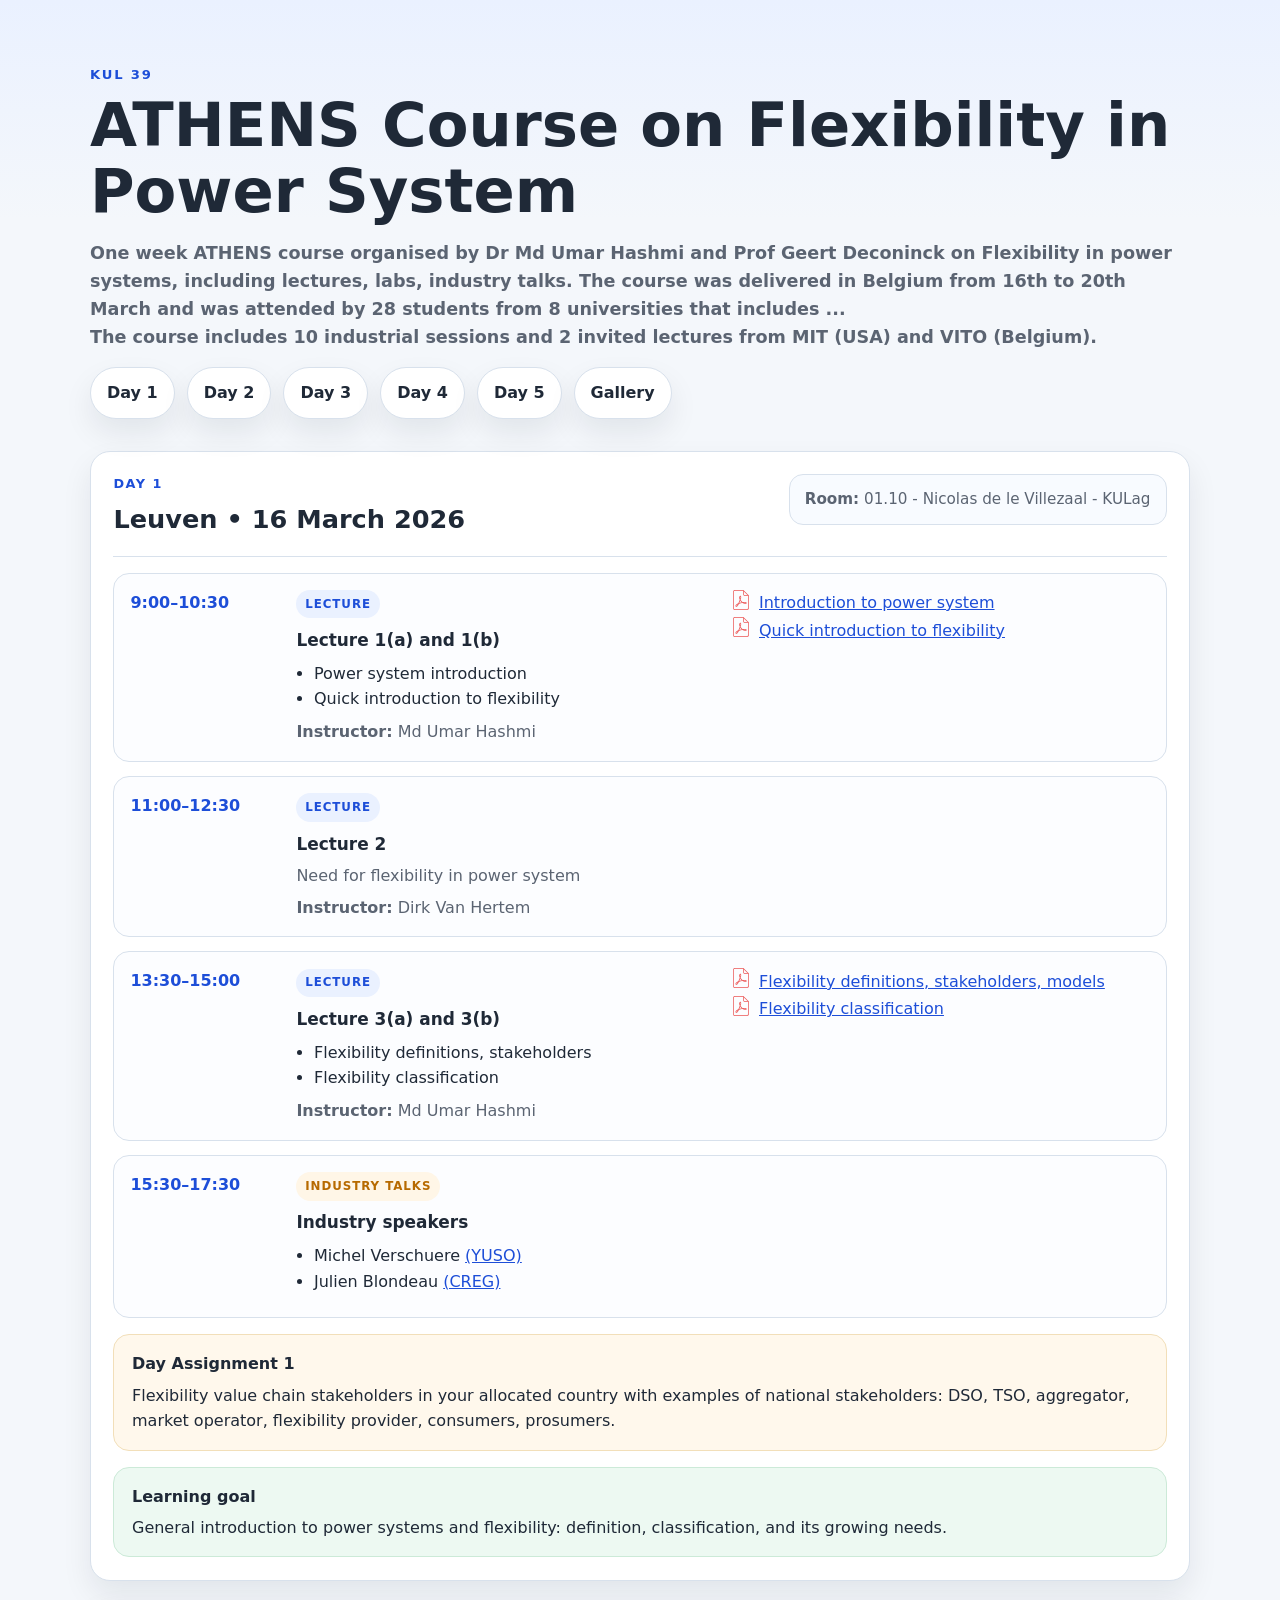
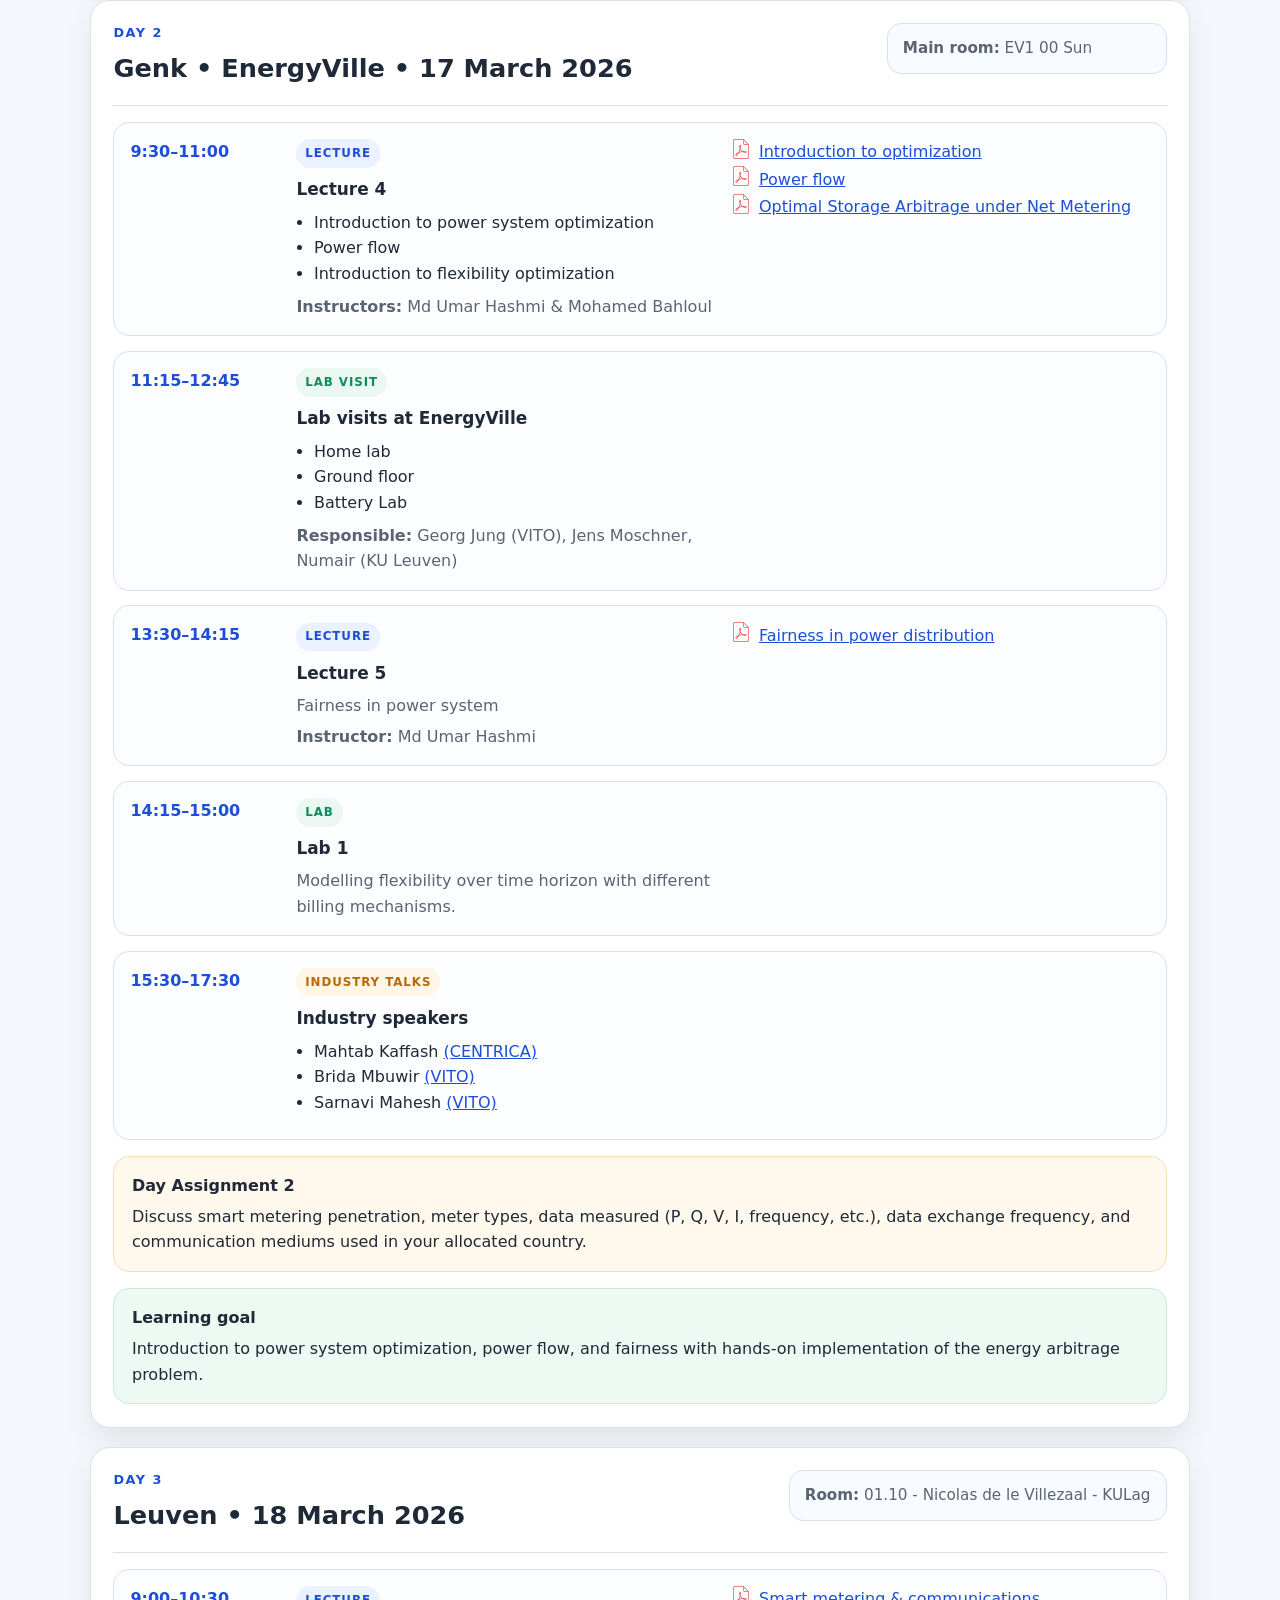
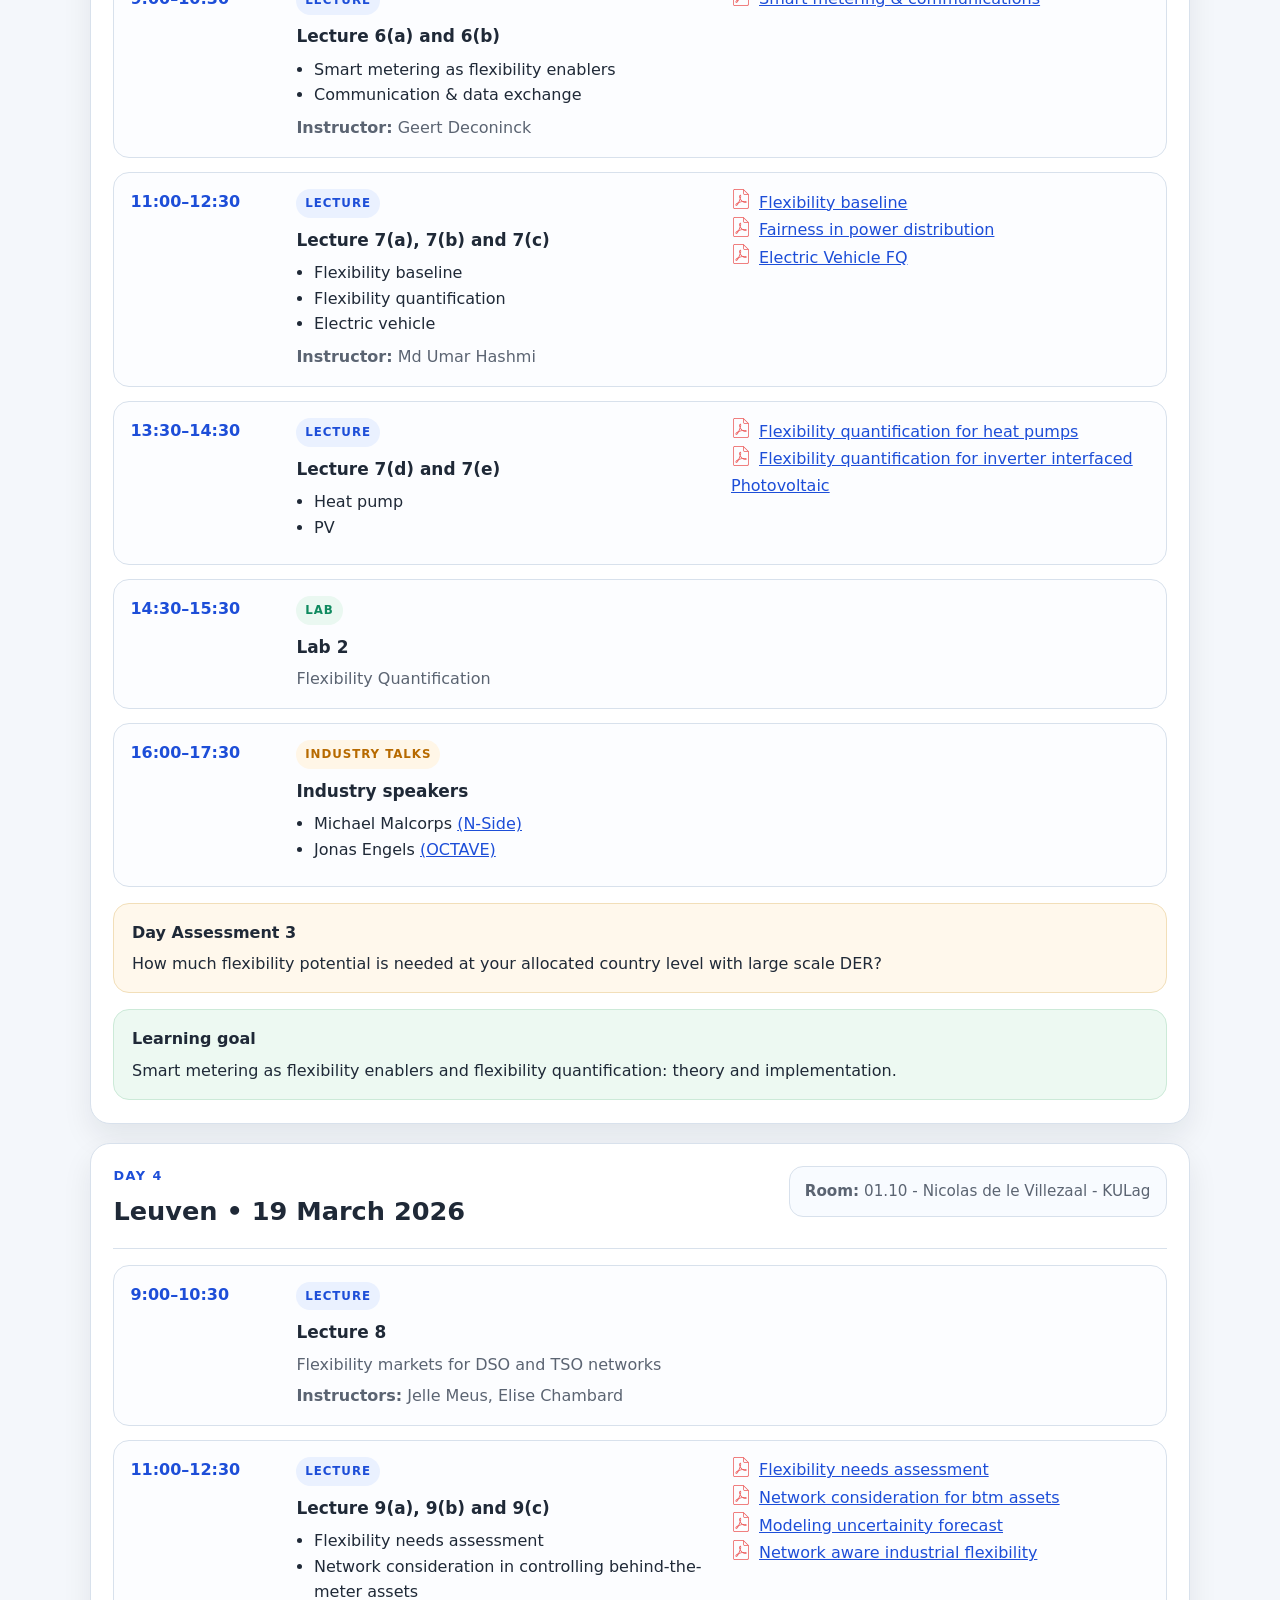
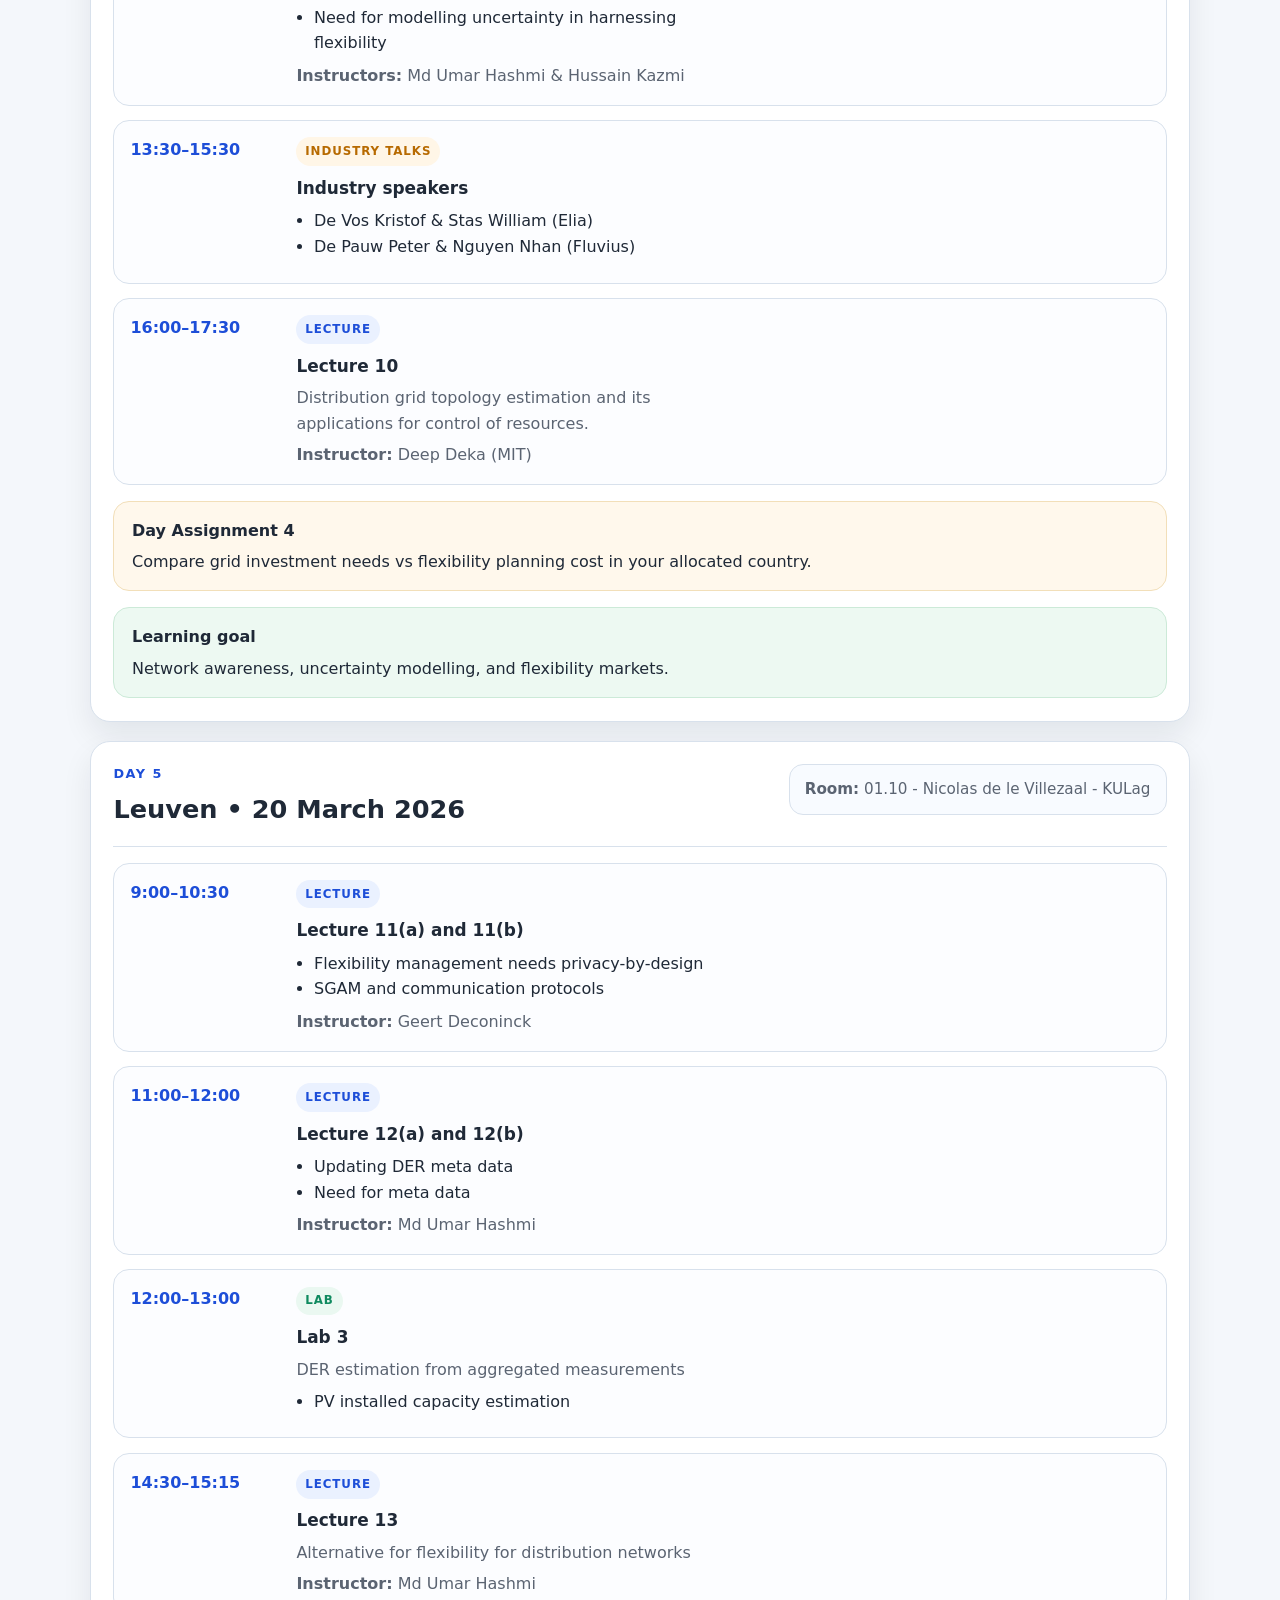
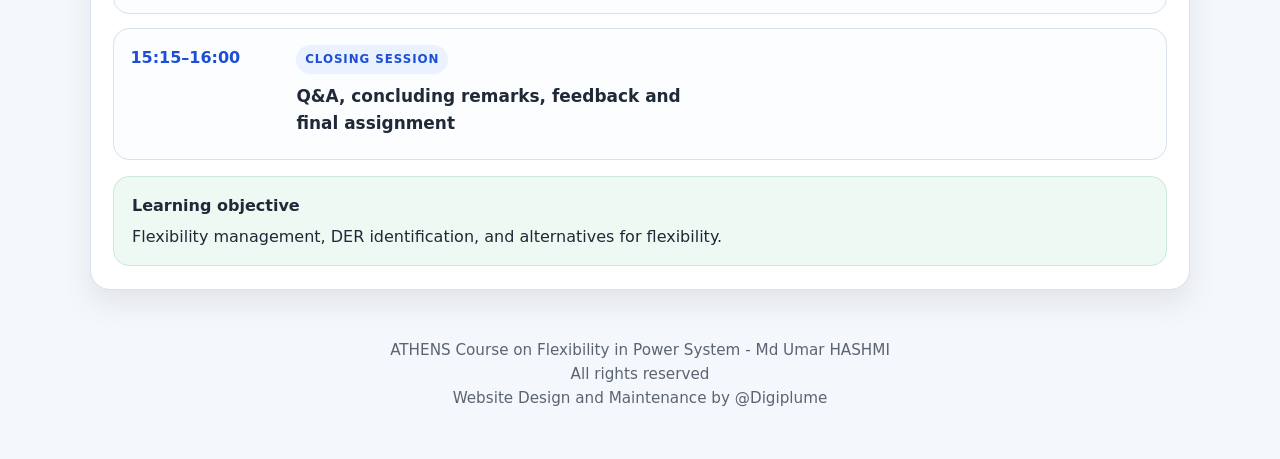
<file: index.html>
<!doctype html>
<html lang="en">
  <head>
    <meta charset="UTF-8" />
    <meta
      name="viewport"
      content="width=device-width, initial-scale=1.0"
    />
    <title>ATHENS Flexibility Course</title>
    <meta
      name="description"
      content="ATHENS Flexibility Course Agenda for 16–20 March 2026 in Leuven and Genk."
    />
    <link rel="stylesheet" href="styles.css" />
  </head>
  <body id="top">
    <header class="hero">
      <div class="container">
        <p class="eyebrow">KUL 39</p>
        <h1>ATHENS Course on Flexibility in Power System </h1>
        <p class="subtitle">
          One week ATHENS course organised by Dr Md Umar Hashmi and Prof Geert Deconinck on Flexibility in power systems, including lectures, labs, industry talks. The course was delivered in Belgium from 16th to 20th March and was attended by 28 students from 8 universities that includes ...<br>
          The course includes 10 industrial sessions and 2 invited lectures from MIT (USA) and VITO (Belgium).
        </p>
<!-- 
        <div class="hero-badges">
          <span>16–20 March 2026</span>
          <span>Leuven &amp; Genk</span>
          <span></span>
        </div> -->

        <nav class="quick-nav" aria-label="Day navigation">
          <a href="#day-1">Day 1</a>
          <a href="#day-2">Day 2</a>
          <a href="#day-3">Day 3</a>
          <a href="#day-4">Day 4</a>
          <a href="#day-5">Day 5</a>
          <a href="gallery.html">Gallery</a>
        </nav>
      </div>
    </header>

    <main class="container">

    <!-- DAY 1 -->

      <section class="section-card" id="day-1">
        <div class="day-header">
          <div>
            <p class="day-label">Day 1</p>
            <h2>Leuven • 16 March 2026</h2>
          </div>
          <div class="day-meta">
            <p class="info-pill">
              <strong>Room:</strong> 01.10 - Nicolas de le Villezaal - KULag
            </p>
          </div>
        </div>

        <div class="timeline">
          <article class="session lecture">
            <div class="time">9:00–10:30</div>
            <div>
              <span class="tag">Lecture</span>
              <h3>Lecture 1(a) and 1(b)</h3>
              <ul>
                <li>Power system introduction</li>
                <li>Quick introduction to flexibility</li>
              </ul>
              <p><strong>Instructor:</strong> Md Umar Hashmi</p>
            </div>
            <div>
                <a href="pdf-viewer.html?file=assets/docs/lecture-1a-introduction-to-power-system.pdf" target="_blank" rel="noopener" class="pdf-link">Introduction to power system</a>
                <br>
                <a href="pdf-viewer.html?file=assets/docs/lecture-1b-intro-to-flexibility.pdf" target="_blank" rel="noopener" class="pdf-link">Quick introduction to flexibility</a>
            </div>
          </article>

          <!-- <div class="break">Coffee break</div> -->

          <article class="session lecture">
            <div class="time">11:00–12:30</div>
            <div>
              <span class="tag">Lecture</span>
              <h3>Lecture 2</h3>
              <p>Need for flexibility in power system</p>
              <p><strong>Instructor:</strong> Dirk Van Hertem</p>
            </div>
          </article>

          <!-- <div class="break">Lunch break</div> -->

          <article class="session lecture">
            <div class="time">13:30–15:00</div>
            <div>
              <span class="tag">Lecture</span>
              <h3>Lecture 3(a) and 3(b)</h3>
              <ul>
                <li>Flexibility definitions, stakeholders</li>
                <li>Flexibility classification</li>
              </ul>
              <p><strong>Instructor:</strong> Md Umar Hashmi</p>
            </div>
            <div>
                <a href="pdf-viewer.html?file=assets/docs/lecture-3a-definition-stakeholders.pdf" target="_blank" rel="noopener" class="pdf-link">Flexibility definitions, stakeholders, models</a>
                <br>
                <a href="pdf-viewer.html?file=assets/docs/lecture-3b-flex-classification.pdf" target="_blank" rel="noopener" class="pdf-link">Flexibility classification</a>
            </div>
          </article>

          <!-- <div class="break">Coffee break</div> -->

          <article class="session talks">
            <div class="time">15:30–17:30</div>
            <div>
              <span class="tag">Industry Talks</span>
              <h3>Industry speakers</h3>
              <ul>
                <li>Michel Verschuere <a href="https://yuso.com/en" target="_blank">(YUSO)</a></li>
                <li>Julien Blondeau <a href="https://www.creg.be/en" target="_blank">(CREG)</a></li>
              </ul>
            </div>
          </article>
        </div>

        <div class="note assignment">
          <h3>Day Assignment 1</h3>
          <p>
            Flexibility value chain stakeholders in your allocated country with
            examples of national stakeholders: DSO, TSO, aggregator, market
            operator, flexibility provider, consumers, prosumers.
          </p>
        </div>

        <div class="note goal">
          <h3>Learning goal</h3>
          <p>
            General introduction to power systems and flexibility: definition,
            classification, and its growing needs.
          </p>
        </div>
      </section>

    <!-- DAY 2 -->

      <section class="section-card" id="day-2">
        <div class="day-header">
          <div>
            <p class="day-label">Day 2</p>
            <h2>Genk • EnergyVille • 17 March 2026</h2>
          </div>
          <div class="day-meta">
            <p class="info-pill"><strong>Main room:</strong> EV1 00 Sun</p>
            <!-- <p class="info-pill">
              <strong>Starting point:</strong>
              <a
                href="https://www.leuven.be/parkings/en/cars/parking-bodart"
              >
                Parking Bodart
              </a>
            </p> -->
          </div>
        </div>

        <div class="timeline">
          <article class="session lecture">
            <div class="time">9:30–11:00</div>
            <div>
              <span class="tag">Lecture</span>
              <h3>Lecture 4</h3>
              <ul>
                <li>Introduction to power system optimization</li>
                <li>Power flow</li>
                <li>Introduction to flexibility optimization</li>
              </ul>
              <p><strong>Instructors:</strong> Md Umar Hashmi &amp; Mohamed Bahloul</p>
            </div>
            <div>
                <a href="pdf-viewer.html?file=assets/docs/lecture-4a-optimization-basics.pdf" target="_blank" rel="noopener" class="pdf-link">Introduction to optimization</a>
                <br>
                <a href="pdf-viewer.html?file=assets/docs/lecture-4b-power-flow.pdf" target="_blank" rel="noopener" class="pdf-link">Power flow</a>
                <br>
                <a href="pdf-viewer.html?file=assets/docs/lecture-4c-optimal-storage-arbitrage.pdf" target="_blank" rel="noopener" class="pdf-link">Optimal Storage Arbitrage under Net Metering</a>                
            </div>
          </article>

          <!-- <div class="break">Coffee break</div> -->

          <article class="session lab">
            <div class="time">11:15–12:45</div>
            <div>
              <span class="tag">Lab Visit</span>
              <h3>Lab visits at EnergyVille</h3>
              <ul>
                <li>Home lab</li>
                <li>Ground floor</li>
                <li>Battery Lab</li>
              </ul>
              <p>
                <strong>Responsible:</strong> Georg Jung (VITO), Jens
                Moschner, Numair (KU Leuven)
              </p>
            </div>
          </article>

          <!-- <div class="break">Lunch break</div> -->

          <article class="session lecture">
            <div class="time">13:30–14:15</div>
            <div>
              <span class="tag">Lecture</span>
              <h3>Lecture 5</h3>
              <p>Fairness in power system</p>
              <p><strong>Instructor:</strong> Md Umar Hashmi</p>
            </div>
            <div>
                <a href="pdf-viewer.html?file=assets/docs/lecture-5-fairness.pdf" target="_blank" rel="noopener" class="pdf-link">Fairness in power distribution</a>
            </div>
          </article>

          <article class="session lab">
            <div class="time">14:15–15:00</div>
            <div>
              <span class="tag">Lab</span>
              <h3>Lab 1</h3>
              <p>
                Modelling flexibility over time horizon with different billing
                mechanisms.
              </p>
            </div>
          </article>

          <!-- <div class="break">Coffee break</div> -->

          <article class="session talks">
            <div class="time">15:30–17:30</div>
            <div>
              <span class="tag">Industry Talks</span>
              <h3>Industry speakers</h3>
              <ul>
                <li>Mahtab Kaffash <a href="https://www.centrica.com/" target="_blank">(CENTRICA)</a></li>
                <li>Brida Mbuwir <a href="https://vito.be/en" target="_blank">(VITO)</a></li>
                <li>Sarnavi Mahesh <a href="https://vito.be/en" target="_blank">(VITO)</a></li>
              </ul>
            </div>
          </article>
        </div>

        <div class="note assignment">
          <h3>Day Assignment 2</h3>
          <p>
            Discuss smart metering penetration, meter types, data measured
            (P, Q, V, I, frequency, etc.), data exchange frequency, and
            communication mediums used in your allocated country.
          </p>
        </div>

        <div class="note goal">
          <h3>Learning goal</h3>
          <p>
            Introduction to power system optimization, power flow, and fairness
            with hands-on implementation of the energy arbitrage problem.
          </p>
        </div>
      </section>

    <!-- DAY 3 -->

      <section class="section-card" id="day-3">
        <div class="day-header">
          <div>
            <p class="day-label">Day 3</p>
            <h2>Leuven • 18 March 2026</h2>
          </div>
          <div class="day-meta">
            <p class="info-pill">
              <strong>Room:</strong> 01.10 - Nicolas de le Villezaal - KULag
            </p>
          </div>
        </div>

        <div class="timeline">
          <article class="session lecture">
            <div class="time">9:00–10:30</div>
            <div>
              <span class="tag">Lecture</span>
              <h3>Lecture 6(a) and 6(b)</h3>
              <ul>
                <li>Smart metering as flexibility enablers</li>
                <li>Communication &amp; data exchange</li>
              </ul>
              <p><strong>Instructor:</strong> Geert Deconinck</p>
            </div>
            <div>
                <a href="pdf-viewer.html?file=assets/docs/lecture-6-smartmeters-comms-data.pdf" target="_blank" rel="noopener" class="pdf-link">Smart metering & communications</a>
            </div>            
          </article>

          <!-- <div class="break">Coffee break</div> -->

          <article class="session lecture">
            <div class="time">11:00–12:30</div>
            <div>
              <span class="tag">Lecture</span>
              <h3>Lecture 7(a), 7(b) and 7(c)</h3>
              <ul>
                <li>Flexibility baseline</li>
                <li>Flexibility quantification</li>
                <li>Electric vehicle</li>
              </ul>
              <p><strong>Instructor:</strong> Md Umar Hashmi</p>
            </div>
            <div>
                <a href="pdf-viewer.html?file=assets/docs/lecture-7a-flexibility-baseline.pdf" target="_blank" rel="noopener" class="pdf-link">Flexibility baseline</a><br>
                <a href="pdf-viewer.html?file=assets/docs/lecture-7b-flexibility-quantification.pdf" target="_blank" rel="noopener" class="pdf-link">Fairness in power distribution</a><br>
                <a href="pdf-viewer.html?file=assets/docs/lecture-7c-electric-vehicle-fq.pdf" target="_blank" rel="noopener" class="pdf-link">Electric Vehicle FQ</a>
            </div>            
          </article>

          <!-- <div class="break">Lunch break</div> -->

          <article class="session lecture">
            <div class="time">13:30–14:30</div>
            <div>
              <span class="tag">Lecture</span>
              <h3>Lecture 7(d) and 7(e)</h3>
              <ul>
                <li>Heat pump</li>
                <li>PV</li>
              </ul>
            </div>
            <div>
                <a href="pdf-viewer.html?file=assets/docs/lecture-7d-flexibility-quantification-heat-pumps.pdf" target="_blank" rel="noopener" class="pdf-link">Flexibility quantification for heat pumps</a><br>
                <a href="pdf-viewer.html?file=assets/docs/lecture-7e-flexibility-quantification-inverter-interfaced-photovoltaic.pdf" target="_blank" rel="noopener" class="pdf-link">Flexibility quantification for inverter interfaced Photovoltaic</a>                
            </div>
          </article>

          <article class="session lab">
            <div class="time">14:30–15:30</div>
            <div>
              <span class="tag">Lab</span>
              <h3>Lab 2</h3>
              <p>Flexibility Quantification</p>
            </div>
          </article>

          <!-- <div class="break">Coffee break</div> -->

          <article class="session talks">
            <div class="time">16:00–17:30</div>
            <div>
              <span class="tag">Industry Talks</span>
              <h3>Industry speakers</h3>
              <ul>
                <li>Michael Malcorps <a href="https://www.n-side.com/en/" target="_parent">(N-Side)</a></li>
                <li>Jonas Engels <a href="https://www.octave.energy/en/" target="_parent">(OCTAVE)</a></li>
              </ul>
            </div>
          </article>
        </div>

        <div class="note assignment">
          <h3>Day Assessment 3</h3>
          <p>
            How much flexibility potential is needed at your allocated country
            level with large scale DER?
          </p>
        </div>

        <div class="note goal">
          <h3>Learning goal</h3>
          <p>
            Smart metering as flexibility enablers and flexibility
            quantification: theory and implementation.
          </p>
        </div>
      </section>

    <!-- DAY 4 -->

      <section class="section-card" id="day-4">
        <div class="day-header">
          <div>
            <p class="day-label">Day 4</p>
            <h2>Leuven • 19 March 2026</h2>
          </div>
          <div class="day-meta">
            <p class="info-pill">
              <strong>Room:</strong> 01.10 - Nicolas de le Villezaal - KULag
            </p>
          </div>
        </div>

        <div class="timeline">
          <article class="session lecture">
            <div class="time">9:00–10:30</div>
            <div>
              <span class="tag">Lecture</span>
              <h3>Lecture 8</h3>
              <p>Flexibility markets for DSO and TSO networks</p>
              <p><strong>Instructors:</strong> Jelle Meus, Elise Chambard</p>
            </div>
          </article>

          <!-- <div class="break">Coffee break</div> -->

          <article class="session lecture">
            <div class="time">11:00–12:30</div>
            <div>
              <span class="tag">Lecture</span>
              <h3>Lecture 9(a), 9(b) and 9(c)</h3>
              <ul>
                <li>Flexibility needs assessment</li>
                <li>
                  Network consideration in controlling behind-the-meter assets
                </li>
                <li>
                  Need for modelling uncertainty in harnessing flexibility
                </li>
              </ul>
              <p><strong>Instructors:</strong> Md Umar Hashmi &amp; Hussain Kazmi</p>
            </div>
            <div>
                <a href="pdf-viewer.html?file=assets/docs/lecture-9a-flex-needs-assessment.pdf" target="_blank" rel="noopener" class="pdf-link">Flexibility needs assessment</a><br>
                <a href="pdf-viewer.html?file=assets/docs/lecture-9b-network-consideration-btm.pdf" target="_blank" rel="noopener" class="pdf-link">Network consideration for btm assets</a><br>
                <a href="pdf-viewer.html?file=assets/docs/v.pdf" target="_blank" rel="noopener" class="pdf-link">Modeling uncertainity forecast</a><br>
                <a href="pdf-viewer.html?file=assets/docs/lecture-9c-network-aware-industrial-flexibility.pdf" target="_blank" rel="noopener" class="pdf-link">Network aware industrial flexibility</a><br>
            </div>
          </article>

          <!-- <div class="break">Lunch break</div> -->

          <article class="session talks">
            <div class="time">13:30–15:30</div>
            <div>
              <span class="tag">Industry Talks</span>
              <h3>Industry speakers</h3>
              <ul>
                <li>De Vos Kristof &amp; Stas William (Elia)</li>
                <li>De Pauw Peter &amp; Nguyen Nhan (Fluvius)</li>
              </ul>
            </div>
          </article>

          <!-- <div class="break">Coffee break</div> -->

          <article class="session lecture">
            <div class="time">16:00–17:30</div>
            <div>
              <span class="tag">Lecture</span>
              <h3>Lecture 10</h3>
              <p>
                Distribution grid topology estimation and its applications for
                control of resources.
              </p>
              <p><strong>Instructor:</strong> Deep Deka (MIT)</p>
            </div>
          </article>
        </div>

        <div class="note assignment">
          <h3>Day Assignment 4</h3>
          <p>
            Compare grid investment needs vs flexibility planning cost in your
            allocated country.
          </p>
        </div>

        <div class="note goal">
          <h3>Learning goal</h3>
          <p>
            Network awareness, uncertainty modelling, and flexibility markets.
          </p>
        </div>
      </section>

    <!-- DAY 5 -->

      <section class="section-card" id="day-5">
        <div class="day-header">
          <div>
            <p class="day-label">Day 5</p>
            <h2>Leuven • 20 March 2026</h2>
          </div>
          <div class="day-meta">
            <p class="info-pill">
              <strong>Room:</strong> 01.10 - Nicolas de le Villezaal - KULag
            </p>
          </div>
        </div>

        <div class="timeline">
          <article class="session lecture">
            <div class="time">9:00–10:30</div>
            <div>
              <span class="tag">Lecture</span>
              <h3>Lecture 11(a) and 11(b)</h3>
              <ul>
                <li>Flexibility management needs privacy-by-design</li>
                <li>SGAM and communication protocols</li>
              </ul>
              <p><strong>Instructor:</strong> Geert Deconinck</p>
            </div>
          </article>

          <!-- <div class="break">Coffee break</div> -->

          <article class="session lecture">
            <div class="time">11:00–12:00</div>
            <div>
              <span class="tag">Lecture</span>
              <h3>Lecture 12(a) and 12(b)</h3>
              <ul>
                <li>Updating DER meta data</li>
                <li>Need for meta data</li>
              </ul>
              <p><strong>Instructor:</strong> Md Umar Hashmi</p>
            </div>
          </article>

          <article class="session lab">
            <div class="time">12:00–13:00</div>
            <div>
              <span class="tag">Lab</span>
              <h3>Lab 3</h3>
              <p>DER estimation from aggregated measurements</p>
              <ul>
                <li>PV installed capacity estimation</li>
              </ul>
            </div>
          </article>

          <!-- <div class="break">Lunch break</div> -->

          <article class="session lecture">
            <div class="time">14:30–15:15</div>
            <div>
              <span class="tag">Lecture</span>
              <h3>Lecture 13</h3>
              <p>Alternative for flexibility for distribution networks</p>
              <p><strong>Instructor:</strong> Md Umar Hashmi</p>
            </div>
          </article>

          <article class="session lecture">
            <div class="time">15:15–16:00</div>
            <div>
              <span class="tag">Closing Session</span>
              <h3>Q&amp;A, concluding remarks, feedback and final assignment</h3>
            </div>
          </article>
        </div>

        <div class="note goal">
          <h3>Learning objective</h3>
          <p>
            Flexibility management, DER identification, and alternatives for
            flexibility.
          </p>
        </div>
      </section>
    </main>

    <footer>
      <div class="container">
        ATHENS Course on Flexibility in Power System - Md Umar HASHMI<br>
        All rights reserved<br>
        Website Design and Maintenance by @Digiplume
      </div>
    </footer>

    <button id="back-to-top" class="back-to-top" type="button" aria-label="Go to top">
        ↑
    </button>

    <script>
        const backToTopButton = document.getElementById("back-to-top");

        window.addEventListener("scroll", () => {
            if (window.scrollY > 300) {
                backToTopButton.classList.add("is-visible");
                } else {
                backToTopButton.classList.remove("is-visible");
            }
        });

        backToTopButton.addEventListener("click", () => {
            window.scrollTo({
            top: 0,
            behavior: "smooth",
            });
        });
    </script>

  </body>
</html>
</file>
<file: styles.css>
:root {
  --bg: #f4f7fb;
  --surface: #ffffff;
  --surface-soft: #f8fbff;
  --text: #1f2937;
  --muted: #5b6472;
  --border: #d8e1ec;
  --primary: #1d4ed8;
  --primary-soft: #eaf1ff;
  --green: #0f8a5f;
  --green-soft: #eaf8f1;
  --amber: #b76a00;
  --amber-soft: #fff6e7;
  --shadow: 0 14px 30px rgba(15, 23, 42, 0.08);
  --radius: 20px;
}

* {
  box-sizing: border-box;
}

html {
  scroll-behavior: smooth;
}

body {
  margin: 0;
  font-family:
    Inter, ui-sans-serif, system-ui, -apple-system, BlinkMacSystemFont,
    "Segoe UI", sans-serif;
  color: var(--text);
  line-height: 1.6;
  background:
    linear-gradient(180deg, #eaf1ff 0, #f4f7fb 220px),
    var(--bg);
}

a {
  color: var(--primary);
}

.container {
  width: min(1100px, calc(100% - 2rem));
  margin: 0 auto;
}

.hero {
  padding: 4rem 0 2rem;
}

.eyebrow {
  margin: 0 0 0.5rem;
  font-size: 0.82rem;
  font-weight: 800;
  letter-spacing: 0.14em;
  text-transform: uppercase;
  color: var(--primary);
}

h1 {
  margin: 0;
  font-size: clamp(2.1rem, 5vw, 3.8rem);
  line-height: 1.08;
}

.subtitle {
  margin: 0.9rem 0 0;
  /* max-width: 760px; */
  color: var(--muted);
  font-size: 1.1rem;
  font-weight: 800;
}

.hero-badges {
  display: flex;
  flex-wrap: wrap;
  gap: 0.75rem;
  margin: 1.5rem 0;
}

.hero-badges span,
.quick-nav a {
  display: inline-flex;
  align-items: center;
  gap: 0.45rem;
  padding: 0.75rem 1rem;
  border-radius: 999px;
  border: 1px solid var(--border);
  background: var(--surface);
  text-decoration: none;
  color: var(--text);
  box-shadow: var(--shadow);
  font-weight: 600;
}

.quick-nav {
  display: flex;
  flex-wrap: wrap;
  gap: 0.75rem;
  margin-top: 1rem;
}

.quick-nav a:hover {
  border-color: #b8c9e3;
  transform: translateY(-1px);
}

.section-card {
  background: var(--surface);
  border: 1px solid var(--border);
  border-radius: var(--radius);
  box-shadow: var(--shadow);
  padding: 1.4rem;
  margin-bottom: 1.2rem;
}

.day-header {
  display: flex;
  justify-content: space-between;
  gap: 1rem;
  align-items: flex-start;
  padding-bottom: 1rem;
  border-bottom: 1px solid var(--border);
  margin-bottom: 1rem;
}

.day-label {
  margin: 0 0 0.25rem;
  font-size: 0.8rem;
  font-weight: 800;
  letter-spacing: 0.12em;
  text-transform: uppercase;
  color: var(--primary);
}

.day-header h2 {
  margin: 0;
  font-size: 1.6rem;
}

.day-meta {
  display: grid;
  gap: 0.55rem;
  min-width: 280px;
}

.info-pill {
  margin: 0;
  padding: 0.75rem 0.95rem;
  border: 1px solid var(--border);
  border-radius: 14px;
  background: var(--surface-soft);
  color: var(--muted);
  font-size: 0.95rem;
}

.timeline {
  display: grid;
  gap: 0.9rem;
}

.session {
  display: grid;
  grid-template-columns: 150px 1fr 1fr;
  gap: 1rem;
  padding: 1rem;
  border: 1px solid var(--border);
  border-radius: 16px;
  background: #fcfdff;
}

.time {
  font-weight: 800;
  color: var(--primary);
  white-space: nowrap;
}

.tag {
  display: inline-block;
  font-size: 0.74rem;
  font-weight: 800;
  letter-spacing: 0.08em;
  text-transform: uppercase;
  padding: 0.3rem 0.55rem;
  border-radius: 999px;
  margin-bottom: 0.55rem;
}

/* a[href$=".pdf"]::after {
  content: url(assets/img/pdf.svg);
  vertical-align: middle;
} */

 .pdf-link::before {
    content: url('assets/img/pdf-min.svg');
    margin-right: 8px;
    vertical-align: middle;
}

.lecture .tag {
  background: var(--primary-soft);
  color: var(--primary);
}

.lab .tag {
  background: var(--green-soft);
  color: var(--green);
}

.talks .tag {
  background: var(--amber-soft);
  color: var(--amber);
}

.session h3 {
  margin: 0 0 0.35rem;
  font-size: 1.06rem;
}

.session p {
  margin: 0.35rem 0 0;
  color: var(--muted);
}

.session ul {
  margin: 0.4rem 0 0.45rem 1.1rem;
  padding: 0;
}

.break {
  padding: 0.85rem 1rem;
  text-align: center;
  font-weight: 700;
  color: var(--muted);
  border: 1px dashed var(--border);
  border-radius: 14px;
  background: #f8fafc;
}

.note {
  margin-top: 1rem;
  padding: 1rem 1.1rem;
  border-radius: 16px;
  border: 1px solid var(--border);
}

.note h3 {
  margin: 0 0 0.35rem;
  font-size: 1rem;
}

.note p {
  margin: 0;
}

.assignment {
  background: #fff8ec;
  border-color: #f2dfb9;
}

.goal {
  background: #edf9f2;
  border-color: #ccead8;
}

footer {
  padding: 1.8rem 0 3rem;
  text-align: center;
  color: var(--muted);
  font-size: 0.95rem;
}

.back-to-top {
  position: fixed;
  right: 1.25rem;
  bottom: 1.25rem;
  z-index: 1000;
  width: 48px;
  height: 48px;
  border: none;
  border-radius: 999px;
  background: #1d4ed8;
  color: #ffffff;
  font-size: 1.25rem;
  font-weight: 700;
  cursor: pointer;
  box-shadow: 0 10px 24px rgba(15, 23, 42, 0.2);
  opacity: 0;
  visibility: hidden;
  transform: translateY(10px);
  transition:
    opacity 0.2s ease,
    visibility 0.2s ease,
    transform 0.2s ease,
    background 0.2s ease;
}

.back-to-top:hover {
  background: #1e40af;
  transform: translateY(0);
}

.back-to-top.is-visible {
  opacity: 1;
  visibility: visible;
  transform: translateY(0);
}


@media (max-width: 820px) {
  .day-header {
    flex-direction: column;
  }

  .day-meta {
    width: 100%;
    min-width: 0;
  }

  .session {
    grid-template-columns: 1fr;
  }

  .time {
    margin-bottom: -0.25rem;
  }
}

@media print {
  body {
    background: #ffffff;
  }

  .quick-nav {
    display: none;
  }

  .section-card,
  .hero-badges span {
    box-shadow: none;
  }

  .section-card,
  .session,
  .info-pill,
  .note {
    break-inside: avoid;
  }
}
</file>
